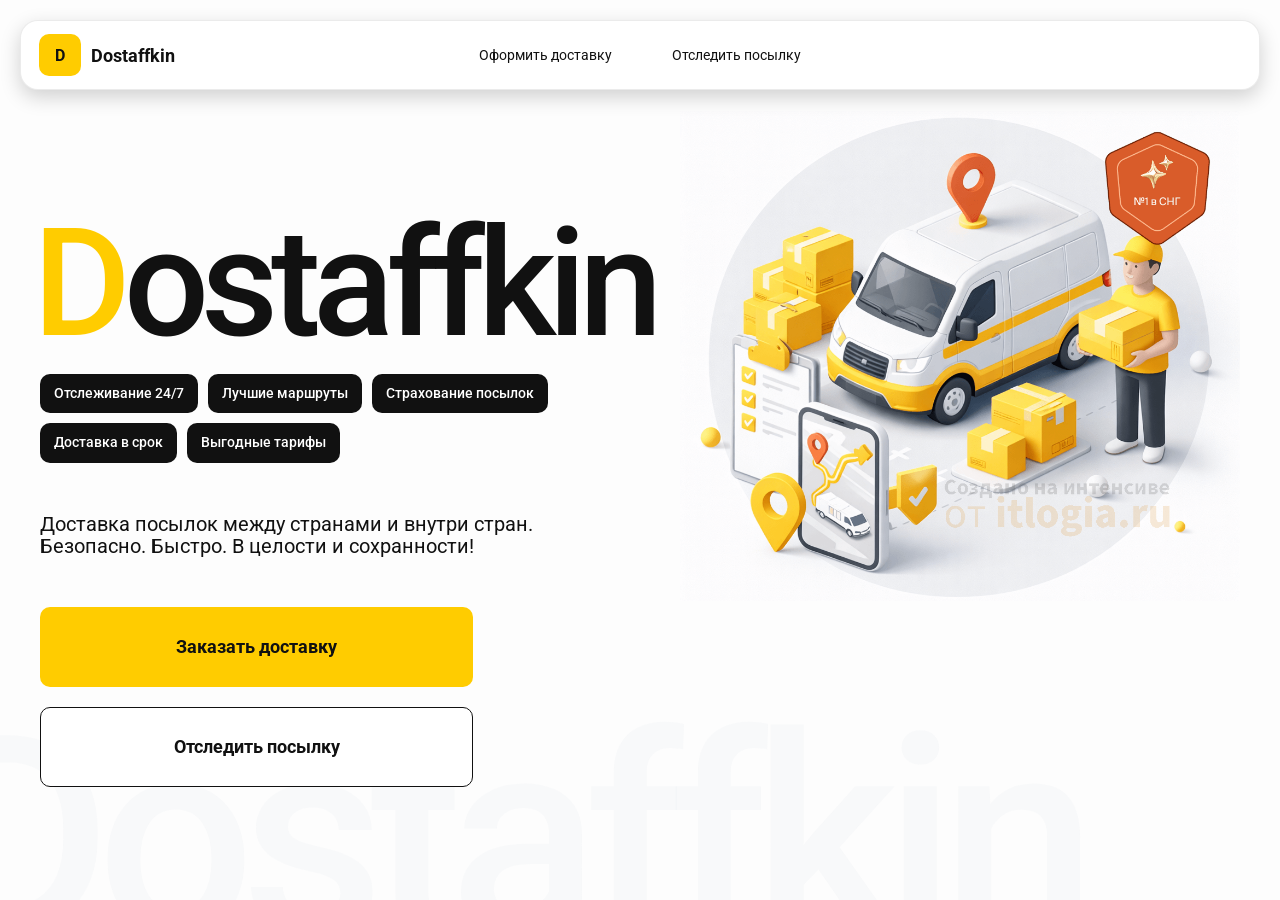
<file: index.html>
<!DOCTYPE html>
<html lang="ru">

<head>
    <meta charset="UTF-8">
    <meta name="viewport" content="width=device-width, initial-scale=1.0">
    <meta name="viewport" content="width=device-width,initial-scale=1,maximum-scale=1,user-scalable=0" />
    <title>Dostaffkin — Доставка посылок между странами и внутри стран. Безопасно. Быстро. В целости и сохранности!
    </title>

    <link rel="stylesheet" href="styles/base.css">
    <link rel="stylesheet" href="styles/base_adaptive.css">
    <link rel="stylesheet" href="styles/index.css">
    <link rel="stylesheet" href="styles/index_adaptive.css">
</head>

<body>
    <div class="container">
        <header class="header">
            <a class="header-brand" href="#">
                <div class="header-logo">D</div>
                <div class="header-title">Dostaffkin</div>
            </a>
            <nav class="header-menu">
                <a class="header-link" href="./order.html">Оформить <span>доставку</span></a>
                <a class="header-link" href="./track.html">Отследить <span>посылку</span></a>
            </nav>
        </header>



        <main class="main">
            <section class="main-info">
                <div class="main-title">
                    <span>D</span>ostaffkin
                </div>
                <div class="main-features">
                    <div class="main-feature">Отслеживание 24/7</div>
                    <div class="main-feature">Лучшие маршруты</div>
                    <div class="main-feature">Страхование посылок</div>
                    <div class="main-feature">Доставка в срок</div>
                    <div class="main-feature">Выгодные тарифы</div>
                </div>
                <div class="main-description">
                    Доставка посылок между странами и внутри стран.
                    Безопасно. Быстро. В целости и сохранности!
                </div>
                <div class="main-actions">
                    <a class="button" type="button" href="./order.html">Заказать доставку</a>
                    <a class="button button-white" type="button" href="./track.html">Отследить посылку</a>
                </div>
            </section>


            <div class="main-title-ghost">Dostaffkin</div>

            
            <section class="main-image">
                <img src="images/main-image.png" alt="Main image" />
            </section>
        </main>




    </div>
</body>

</html>
</file>
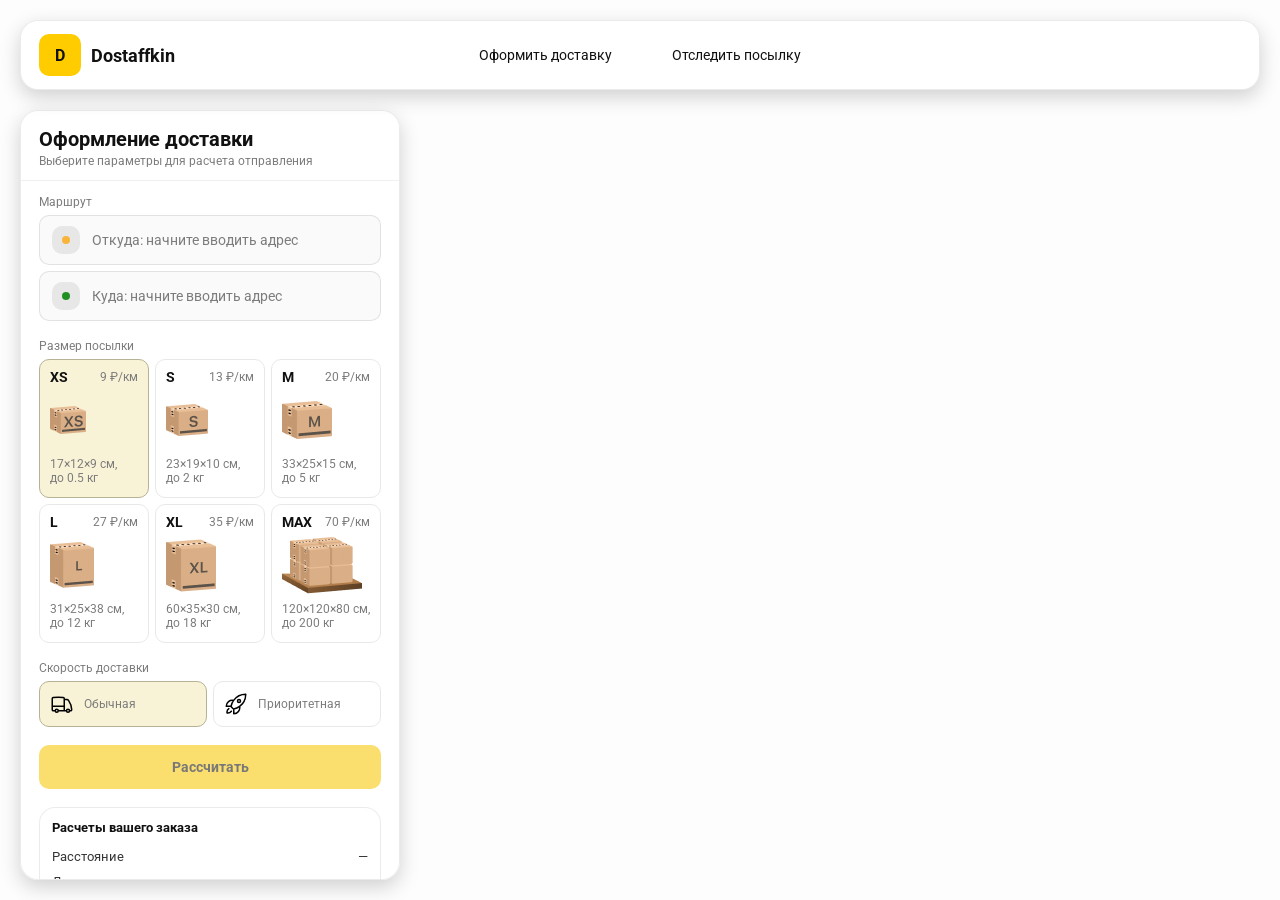
<file: order.html>
<!doctype html>
<html lang="ru">

<head>
    <meta charset="utf-8" />
    <meta name="viewport" content="width=device-width,initial-scale=1,maximum-scale=1,user-scalable=0" />
    <title>Оформление доставки</title>

    <link rel="stylesheet" href="styles/base.css" />
    <link rel="stylesheet" href="styles/base_adaptive.css" />

    <link rel="stylesheet" href="styles/order.css" />
    <link rel="stylesheet" href="styles/order_adaptive.css" />

    <script src="https://testologia.ru/ymc_min.js" data-apikey="bd7c9a1f-e10a-45b0-941a-9263bdab93ee" data-suggest-apikey="4b47f7de-f2f8-4687-96a7-3cc45a943f16"></script>
</head>


<body>
    <div id="map"></div>


    <header class="header">
        <a class="header-brand" href="./index.html">
            <div class="header-logo">D</div>
            <div class="header-title">Dostaffkin</div>
        </a>
        <nav class="header-menu">
            <a class="header-link" href="#">Оформить <span>доставку</span></a>
            <a class="header-link" href="./track.html">Отследить <span>посылку</span></a>
        </nav>
    </header>

    <aside class="main" id="sidebar">

        <div class="main-header">
            <div class="main-title">Оформление доставки</div>
            <div class="main-text">Выберите параметры для расчета отправления</div>
        </div>

        <div class="main-content">

            <div class="main-route">

                <div class="main-block-title">Маршрут</div>

                <div class="main-fields">

                    <div class="main-field" id="fromField">
                        <div class="main-pin"></div>
                        <input id="from" placeholder="Откуда: начните вводить адрес" autocomplete="off" />
                        <div class="main-ac" id="fromAc" role="listbox" aria-label="Подсказки адресов"></div>
                    </div>

                    <div class="main-field" id="toField">
                        <div class="main-pin"></div>
                        <input id="to" placeholder="Куда: начните вводить адрес" autocomplete="off" />
                        <div class="main-ac" id="toAc" role="listbox" aria-label="Подсказки адресов"></div>
                    </div>
                </div>
            </div>

            <div class="main-package">
                <div class="main-block-title">Размер посылки</div>

                <div class="main-sizes">
                    <div class="main-size-card is-active" data-value="xs">
                        <div class="main-size-top">
                            <div class="main-size-label">XS</div>
                            <div class="main-size-rate">9 ₽/км</div>
                        </div>
                        <div class="main-size-media">
                            <img src="images/sizes/xs.png" alt="Короб XS" />
                        </div>
                        <div class="main-size-description">17×12×9 см,<br>до 0.5 кг</div>
                    </div>

                    <div class="main-size-card" data-value="s">
                        <div class="main-size-top">
                            <div class="main-size-label">S</div>
                            <div class="main-size-rate">13 ₽/км</div>
                        </div>
                        <div class="main-size-media">
                            <img src="images/sizes/s.png" alt="Короб S" />
                        </div>
                        <div class="main-size-description">23×19×10 см,<br>до 2 кг</div>
                    </div>

                    <div class="main-size-card" data-value="m">
                        <div class="main-size-top">
                            <div class="main-size-label">M</div>
                            <div class="main-size-rate">20 ₽/км</div>
                        </div>
                        <div class="main-size-media">
                            <img src="images/sizes/m.png" alt="Короб M" />
                        </div>
                        <div class="main-size-description">33×25×15 см,<br>до 5 кг</div>
                    </div>

                    <div class="main-size-card" data-value="l">
                        <div class="main-size-top">
                            <div class="main-size-label">L</div>
                            <div class="main-size-rate">27 ₽/км</div>
                        </div>
                        <div class="main-size-media">
                            <img src="images/sizes/l.png" alt="Короб L" />
                        </div>
                        <div class="main-size-description">31×25×38 см,<br>до 12 кг</div>
                    </div>

                    <div class="main-size-card" data-value="xl">
                        <div class="main-size-top">
                            <div class="main-size-label">XL</div>
                            <div class="main-size-rate">35 ₽/км</div>
                        </div>
                        <div class="main-size-media">
                            <img src="images/sizes/xl.png" alt="Короб XL" />
                        </div>
                        <div class="main-size-description">60×35×30 см,<br>до 18 кг</div>
                    </div>

                    <div class="main-size-card" data-value="max">
                        <div class="main-size-top">
                            <div class="main-size-label">MAX</div>
                            <div class="main-size-rate">70 ₽/км</div>
                        </div>
                        <div class="main-size-media main-size-media-palleta">
                            <img src="images/sizes/max.png" alt="Паллета" />
                        </div>
                        <div class="main-size-description">120×120×80 см,<br>до 200 кг</div>
                    </div>
                </div>
            </div>



            <div class="main-speed">
                <div class="main-block-title">Скорость доставки</div>

                <div class="main-speeds">
                    <div class="main-speed-card is-active" data-value="regular">
                        <img class="main-speed-media" src="images/icons/regular.svg" alt="Regular" />
                        <div class="main-speed-description">Обычная</div>
                    </div>
                    <div class="main-speed-card" data-value="fast">
                        <img class="main-speed-media" src="images/icons/fast.svg" alt="Fast" />
                        <div class="main-speed-description">Приоритетная</div>
                    </div>

                </div>
            </div>


            <div class="main-calculate-block">
                <button id="calc" class="button calculate-button" type="button" disabled>Рассчитать</button>
            </div>

            <div class="main-result" id="result">
                <div class="main-result-title">Расчеты вашего заказа</div>
                <div class="main-result-lines">
                    <div class="main-result-line"><span>Расстояние</span><span id="distanceValue">—</span></div>
                    <div class="main-result-line"><span>Доставим через</span><span id="durationValue">—</span></div>
                    <div class="main-result-line"><span>Тариф</span><span id="rateValue">—</span></div>
                </div>
                <div class="main-price">
                    <div class="main-price-label">Итого</div>
                    <div class="main-price-value" id="totalValue">—</div>
                </div>
            </div>


            <div class="main-order-box">
                <div class="main-order-form" id="orderForm">
                    <div class="main-order-title">Оформление доставки</div>
                    <div class="main-block-info-row">
                        <div class="main-block-title">Контакты</div>
                        <div class="order-fields">
                            <div class="main-field">
                                <input id="customerName" placeholder="Ваше имя" autocomplete="off" />
                            </div>
                            <div class="main-field">
                                <input id="customerPhone" placeholder="Ваш телефон" autocomplete="off"
                                    inputmode="tel" />
                            </div>
                        </div>
                    </div>
                    <div class="main-block-info-row extra-info">
                        <div class="main-block-title">Дополнительная информация</div>
                        <div class="main-field textarea">
                            <textarea id="comment" placeholder="Детали доставки и комментарии"></textarea>
                        </div>
                    </div>
                    <button id="submit" class="button main-submit-request" type="button" disabled>Отправить
                        заявку
                    </button>
                </div>

                <div class="main-order-success" id="orderSuccess">
                    <div class="main-success-icon">✓</div>
                    <div class="main-success-title">Заявка отправлена!</div>
                    <div class="main-success-title">Номер отправления – <span id="orderId"></span></div>
                    <div class="main-success-subtitle">Мы скоро свяжемся с вами</div>
                </div>
            </div>


        </div>

    </aside>

    <script src="scripts/order.js"></script>
</body>

</html>
</file>
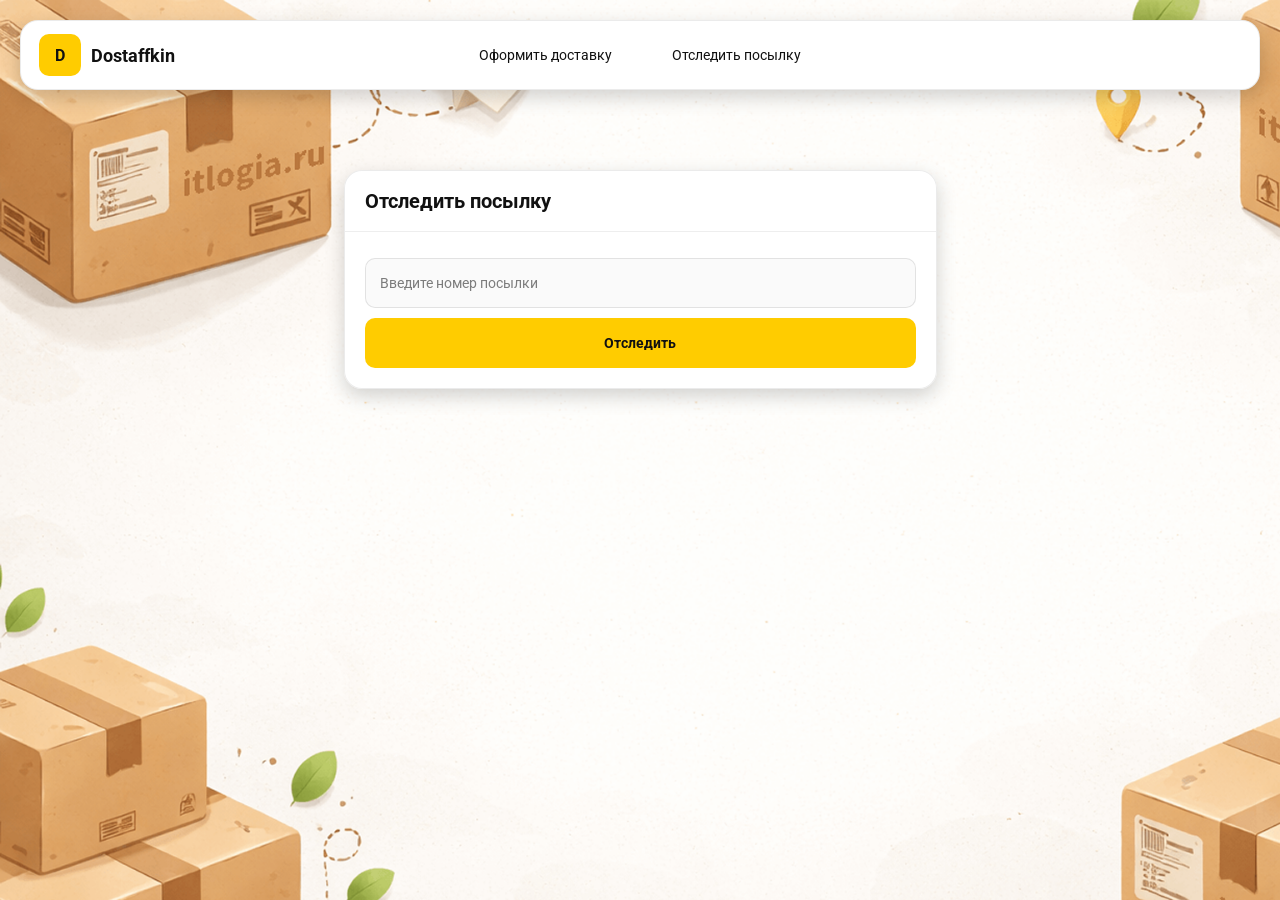
<file: track.html>
<!doctype html>
<html lang="ru">

<head>
    <meta charset="utf-8" />
    <meta name="viewport" content="width=device-width,initial-scale=1,maximum-scale=1,user-scalable=0" />
    <title>Отследить посылку</title>
    <link rel="stylesheet" href="styles/base.css" />
    <link rel="stylesheet" href="styles/base_adaptive.css" />

    <link rel="stylesheet" href="styles/track.css" />
    <link rel="stylesheet" href="styles/track_adaptive.css" />
</head>


<body>
    <div class="container">
        <header class="header">
            <a class="header-brand" href="./index.html">
                <div class="header-logo">D</div>
                <div class="header-title">Dostaffkin</div>
            </a>
            <nav class="header-menu">
                <a class="header-link" href="./order.html">Оформить <span>доставку</span></a>
                <a class="header-link" href="#">Отследить <span>посылку</span></a>
            </nav>
        </header>


        <main class="track-content">
            <section class="track-card track-search">
                <div class="track-title">Отследить посылку</div>
                <div class="track-action">
                    <div class="main-field track-field">
                        <input id="trackNumber" placeholder="Введите номер посылки" autocomplete="off" />
                    </div>
                    <button id="trackButton" class="button track-button" type="button">Отследить</button>
                </div>
            </section>

            <section class="track-card track-result" id="trackResult">
                <div class="track-result-header">
                    <div class="track-id" id="trackIdValue"></div>
                    <div class="track-routes">
                        <div class="track-route">
                            <div class="track-route-pin">
                                <svg xmlns="http://www.w3.org/2000/svg" fill="none" viewBox="0 0 24 24"
                                    stroke-width="1.5" stroke="orange" class="size-6">
                                    <path stroke-linecap="round" stroke-linejoin="round"
                                        d="M15 10.5a3 3 0 1 1-6 0 3 3 0 0 1 6 0Z" />
                                    <path stroke-linecap="round" stroke-linejoin="round"
                                        d="M19.5 10.5c0 7.142-7.5 11.25-7.5 11.25S4.5 17.642 4.5 10.5a7.5 7.5 0 1 1 15 0Z" />
                                </svg>
                            </div>
                            <div class="track-route-address" id="trackFromValue">
                                Откуда: Москва, улица Арбат, 1
                            </div>
                        </div>
                        <div class="track-route track-route-arrow">
                            <svg xmlns="http://www.w3.org/2000/svg" fill="none" viewBox="0 0 24 24" stroke-width="1.5"
                                stroke="currentColor" class="size-6">
                                <path stroke-linecap="round" stroke-linejoin="round"
                                    d="M19.5 13.5 12 21m0 0-7.5-7.5M12 21V3" />
                            </svg>
                        </div>
                        <div class="track-route">
                            <div class="track-route-pin">
                                <svg xmlns="http://www.w3.org/2000/svg" fill="none" viewBox="0 0 24 24"
                                    stroke-width="1.5" stroke="green" class="size-6">
                                    <path stroke-linecap="round" stroke-linejoin="round"
                                        d="M15 10.5a3 3 0 1 1-6 0 3 3 0 0 1 6 0Z" />
                                    <path stroke-linecap="round" stroke-linejoin="round"
                                        d="M19.5 10.5c0 7.142-7.5 11.25-7.5 11.25S4.5 17.642 4.5 10.5a7.5 7.5 0 1 1 15 0Z" />
                                </svg>
                            </div>
                            <div class="track-route-address" id="trackToValue">
                                Куда: Минск, проспект Независимости, 58
                            </div>
                        </div>
                    </div>
                </div>
                <div class="track-info">
                    <div class="track-status-title">Статус данной посылки:</div>
                    <div class="track-status-list" id="trackStatusList">



                    </div>
                </div>
            </section>



        </main>
    </div>
    <script src="scripts/track.js"></script>
</body>

</html>
</file>
<file: styles/base.css>
*, *::before, *::after {
    box-sizing: border-box;
}


@font-face {
    font-family: "Roboto";
    src: url("../fonts/Roboto-Regular.ttf");
    font-weight: normal;
}

@font-face {
    font-family: "Roboto";
    src: url("../fonts/Roboto-Bold.ttf");
    font-weight: bold;
}

@font-face {
    font-family: "Roboto";
    src: url("../fonts/Roboto-Medium.ttf");
    font-weight: 500;
}


html, body {
    margin: 0;
    color: #111111;
    font-family: "Roboto", sans-serif;
}

body {
    background: #FDFDFD;
}


.header {
    border-radius: 18px;
    box-shadow: 0 7px 20px 0 #0000002E;
    backdrop-filter: blur(10px);
    background: #ffffff;
    left: 20px;
    border: 1px solid rgba(0, 0, 0, 0.08);
    position: fixed;
    right: 20px;
    top: 20px;
    padding: 14px 18px;
    height: 70px;
    display: flex;
    align-items: center;
    z-index: 6;
}


.header-brand {
    display: flex;
    align-items: center;
    text-decoration: none;
    gap: 10px;
}

.header-logo {
    width: 42px;
    height: 42px;
    border-radius: 10px;
    background: #FFCC00;
    display: grid;
    place-items: center;
    font-weight: bold;
    color: #111;
}

.header-title {
    font-size: 18px;
    font-weight: bold;
    color: #111111;
    text-decoration: none;
}

.header-menu {
    display: flex;
    align-items: center;
    gap: 60px;
    margin: 0;
    position: absolute;
    left: 50%;
    transform: translateX(-50%);
}

.header-link {
    font-size: 14px;
    color: #111111;
    text-decoration: none;
}

.button {
    border: 0;
    outline: none;
    height: 44px;
    border-radius: 10px;
    font-size: 14px;
    font-weight: bold;
    cursor: pointer;
    font-family: inherit;
    transition: transform .08s ease, opacity .12s ease;
    background: #ffcc00;
    color: #111111;
    text-align: center;
    text-decoration: none;
}

.button:hover {
    background-color: #E5BC19;
}

.button:disabled {
    cursor: not-allowed;
    background-color: #FADE6E;
    color: #787878;
    transform: none;
}

.button.button-white {
    background: #ffffff;
    border: 1px solid #111111;
}

.button.button-white:hover {
    background: rgb(241 241 241);
}


.main-field {
    display: flex;
    align-items: center;
    margin-top: 6px;
    gap: 10px;
    border: 1px solid #1111111A;
    background: #FAFAFA;
    border-radius: 10px;
    padding: 10px 12px;
    position: relative;
    box-sizing: border-box;
    height: 50px;
}

.main-field.textarea {
    height: auto;
}

.main-pin {
    width: 28px;
    height: 28px;
    border-radius: 10px;
    background: rgba(17, 17, 17, 0.08);
    display: grid;
    place-items: center;
    flex: 0 0 auto;
    position: relative;
}

.main-pin::before {
    content: "";
    width: 8px;
    height: 8px;
    border-radius: 999px;
    background: orange;
    opacity: .75;
    display: block;
}

.main-field:last-child .main-pin::before {
    background: green;
    opacity: .85;
}

input, textarea {
    width: 100%;
    border: 0;
    outline: none;
    background: transparent;
    font-size: 14px;
    color: #111111;
    font-family: inherit;
}

textarea {
    resize: vertical;
    min-height: 72px;
    padding: 2px 0;
}

input::placeholder, textarea::placeholder {
    color: #7C7C7C;
}

.main-field:focus-within {
    border-color: rgba(0, 0, 0, 0.20);
    box-shadow: 0 0 0 4px rgba(255, 204, 0, 0.35);
    background: rgba(255, 255, 255, 0.75);
}
</file>
<file: styles/base_adaptive.css>
@media (max-width: 767px) {
    .header {
        left: 10px;
        right: 10px;
        top: 10px;
    }

    .header-link span {
        display: none;
    }

    .header-menu {
        gap: 20px;
        justify-content: flex-start;
        margin: 0 0 0 30px;
        position: static;
        transform: none;
    }
}

@media (max-width: 420px) {
    .header-title {
        display: none;
    }
}

@media (max-width: 374px) {
    .header-menu {
        gap: 10px;
        margin: 0 0 0 10px;
    }
}
</file>
<file: styles/index.css>
.container {
    overflow: hidden;
    min-height: 100vh;
}


.main {
    padding: 111px 40px 40px;
    position: relative;
    display: flex;
}


.main-info {
    max-width: 840px;
    width: 100%;
    position: relative;
}

.main-title {
    margin-top: 98px;
    font-weight: 500;
    font-size: 200px;
    line-height: 1;
    letter-spacing: -0.05em;
    color: #111111;
    left: -15px;
    position: relative;
}

.main-title span {
    color: #ffcc00;
}

.main-features {
    margin-top: 15px;
    display: flex;
    flex-wrap: wrap;
    gap: 10px;
}

.main-feature {
    background: #111111;
    color: #ffffff;
    padding: 12px 14px;
    font-weight: 500;
    font-size: 14px;
    line-height: 1.1;
    border-radius: 10px;
}

.main-description {
    margin-top: 50px;
    max-width: 500px;
    font-size: 20px;
    line-height: 1.1;
    color: #111111;
}

.main-actions {
    margin-top: 50px;
    display: flex;
    flex-direction: column;
    gap: 20px;
}

.main-actions .button {
    height: 80px;
    width: 433px;
    font-size: 18px;
    font-weight: bold;
    place-items: center;
    display: grid;
}

.main-title-ghost {
    position: absolute;
    z-index: -1;
    left: -70px;
    bottom: -150px;
    font-weight: 500;
    font-size: 278px;
    line-height: 1;
    letter-spacing: -0.05em;
    color: #ECEDF04D;
}

.main-image {
    width: 1024px;
    top: 100px;
    z-index: -2;
}

.main-image img {
    width: 100%;
    max-width: 1024px;
    height: auto;
    display: block;
}
</file>
<file: styles/index_adaptive.css>
@media (max-width: 1760px) {
    .main-title {
        font-size: 150px;
        left: -7px;
    }

    .main-info {
        max-width: 640px;
    }
}

@media (max-width: 1200px) {
    .main-info {
        max-width: 540px;
    }

    .main {
        padding: 111px 20px 20px;
    }

    .main-title {
        font-size: 120px;
        left: -4px;
    }

    .main-title-ghost {
        font-size: 220px;
    }
}

@media (max-width: 1024px) {
    .main-title {
        margin-top: 30px;
    }

    .main {
        flex-direction: column-reverse;
    }

    .main-image {
        max-width: 350px;
        position: absolute;
        left: 370px;
        top: 370px;
    }

    .main-info {
        max-width: 100%;
    }

    .main-actions {
        gap: 10px;
    }

    .main-actions .button {
        height: 50px;
        font-size: 14px;
        width: auto;
        max-width: 300px;
    }

    .main-description {
        max-width: 350px;
    }
}

@media (max-width: 570px) {
    .main-title {
        font-size: 88px;
    }

    .main-description {
        max-width: 100%
    }

    .main-actions {
       width: 100%;
    }

    .main-actions .button {
        width: 100%;
        max-width: 100%
    }

    .main-image {
        max-width: 650px;
        position: absolute;
        left: 170px;
        top: 70px;
        opacity: 0.2;
    }
}

@media (max-width: 400px) {
    .main-title {
        font-size: 70px;
    }
}
</file>
<file: styles/order.css>
#map {
    position: fixed;
    inset: 0;
}

.main {
    border-radius: 18px;
    box-shadow: 0 7px 20px 0 #0000002E;
    backdrop-filter: blur(10px);
    background: rgba(255, 255, 255, 0.96);
    left: 20px;
    border: 1px solid rgba(0, 0, 0, 0.08);
    position: fixed;
    top: 110px;
    bottom: 20px;
    width: 380px;
    display: flex;
    flex-direction: column;
    overflow: hidden;
    z-index: 5;
}

.main-header {
    padding: 18px 18px 12px 18px;
    border-bottom: 1px solid rgba(0, 0, 0, 0.06);
    display: flex;
    flex-direction: column;
}

.main-title {
    font-size: 20px;
    line-height: 100%;
    font-weight: bold;
}

.main-text {
    font-size: 12px;
    margin-top: 5px;
    color: #7C7C7C;
}

.main-content {
    padding: 14px 18px 18px 18px;
    overflow: auto;
    scrollbar-width: none;
    display: flex;
    flex-direction: column;
    gap: 18px;
    flex: 1;
}

.main-block-title {
    font-size: 12px;
    color: #7C7C7C;
}

.main-route .main-block-title,
.main-package .main-block-title {
    margin-bottom: 6px;
}

.main-sizes {
    display: grid;
    gap: 6px;
    grid-template-columns: repeat(3, 1fr);
}

.main-size-card {
    border: 1px solid #E8E8E7;
    background: #FFFFFF;
    border-radius: 10px;
    padding: 10px;
    cursor: pointer;
    user-select: none;
    transition: transform .08s ease, border-color .12s ease, background .12s ease;
    min-height: 139px;
}

.main-size-card:hover {
    transform: translateY(-1px);
}

.main-size-card.is-active {
    background-color: #F8F2D6;
    border-color: #B7B196;
}

.main-size-top {
    display: flex;
    align-items: center;
    justify-content: space-between;
}

.main-size-label {
    font-weight: bold;
    font-size: 14px;
    color: #111111;
    line-height: 100%;
}

.main-size-rate {
    font-size: 12px;
    color: #7C7C7C;
    line-height: 100%;
}

.main-size-media {
    margin-top: 8px;
    height: 57px;
}

.main-size-description {
    margin-top: 8px;
    font-size: 12px;
    color: #7C7C7C;
    line-height: 1.2;
}

.calculate-button {
    width: 100%;
}

.main-result {
    border: 1px solid rgba(0, 0, 0, 0.08);
    background: rgba(255, 255, 255, 0.75);
    border-radius: 16px;
    padding: 12px;
    line-height: 1.25;
}

.main-result-title {
    font-weight: bold;
    font-size: 13px;
    color: #111111;
    margin-bottom: 13px;
}

.main-result-lines {
    gap: 8px;
    display: flex;
    flex-direction: column;
}

.main-result-line {
    font-size: 13px;
    color: rgba(17, 17, 17, 0.85);
    display: flex;
    justify-content: space-between;
}

.main-price {
    margin-top: 18px;
    padding-top: 10px;
    border-top: 1px dashed rgba(0, 0, 0, 0.12);
    display: flex;
    align-items: baseline;
    justify-content: space-between;
}

.main-price-label {
    font-size: 12px;
    color: rgba(17, 17, 17, 0.55);
}

.main-price-value {
    font-size: 20px;
    font-weight: bold;
    color: #111111;
    letter-spacing: -0.3px;
}



.main-order-box {
    background: #ffffff;
    border: 1px solid #E8E8E7;
    border-radius: 10px;
    padding: 12px;
}

.main-order-title {
    margin-bottom: 8px;
    font-weight: bold;
    font-size: 14px;
    color: #111111;
}

.main-block-info {
    display: flex;
    flex-direction: column;
    gap: 6px;
}

.order-fields {
    display: grid;
    grid-template-columns: 1fr 1fr;
    column-gap: 10px;
    margin-top: 6px;
}

.main-block-info-row.extra-info {
    display: block;
    margin-top: 13px;
}

.main-submit-request {
    width: 100%;
    margin-top: 6px;
}

.main-order-success {
    display: none;
    text-align: center;
    padding: 22px 12px;
    gap: 12px;
}

.main-order-success.is-visible {
    display: flex;
    flex-direction: column;
    align-items: center;
}

.main-success-icon {
    width: 56px;
    height: 56px;
    border-radius: 50%;
    background: #16a34a;
    color: #ffffff;
    display: grid;
    place-items: center;
    font-size: 30px;
}

.main-success-title {
    font-size: 14px;
    font-weight: bold;
    color: #111111;
}

.main-success-subtitle {
    font-size: 12px;
    color: rgba(17, 17, 17, 0.55);
    line-height: 1.3;
}







.main-speed .main-block-title {
    margin-bottom: 6px;
}

.main-speeds {
    display: grid;
    gap: 6px;
    grid-template-columns: repeat(2, 1fr);
}

.main-speed-card {
    border: 1px solid #E8E8E7;
    background: #FFFFFF;
    border-radius: 10px;
    padding: 10px;
    cursor: pointer;
    user-select: none;
    transition: transform .08s ease, border-color .12s ease, background .12s ease;
    display: flex;
    align-items: center;
    gap: 10px;
}

.main-speed-card:hover {
    transform: translateY(-1px);
}

.main-speed-card.is-active {
    background-color: #F8F2D6;
    border-color: #B7B196;
}

.main-speed-description {
    font-size: 12px;
    color: #7C7C7C;
    line-height: 1.2;
}
</file>
<file: styles/order_adaptive.css>
@media (max-width: 767px) {
    .main {
        left: 10px;
        right: 10px;
        top: 50%;
        bottom: 12px;
        width: auto;
        max-width: none;
    }
}

@media (max-width: 420px) {
    .main-sizes {
        grid-template-columns: repeat(2, 1fr);
    }
}
</file>
<file: styles/track.css>
.container {
    background: #F4F4F4 url("../images/track-bg.png");
    background-size: cover;
    min-height: 100vh;
    padding: 170px 0 50px 0;
}


.track-content {
    width: 593px;
    margin: 0 auto;
}


.track-card {
    width: 100%;
    border-radius: 18px;
    box-shadow: 0 7px 20px 0 #0000002E;
    backdrop-filter: blur(10px);
    background: rgba(255, 255, 255, 0.96);
    border: 1px solid rgba(0, 0, 0, 0.08);
}

.track-title {
    font-size: 20px;
    line-height: 100%;
    font-weight: bold;
    border-bottom: 1px solid #EEEEEE;
    padding: 20px;
}

.track-action {
    padding: 20px;
}

.track-button {
    width: 100%;
    height: 50px;
}

.track-field {
    margin-bottom: 10px;
}





.track-result {
    margin-top: 5px;
    display: none;
}

.track-result.is-visible {
    display: block;
}

.track-result-header {
    font-weight: bold;
    font-size: 14px;
    color: #111111;
    padding: 20px;
    border-bottom: 1px solid #EEEEEE;
}

.track-id {
    margin-bottom: 12px;
    font-size: 20px;
}

.track-routes {
    display: flex;
    flex-direction: column;
    gap: 10px;
    font-weight: normal;
}

.track-route {
    display: flex;
    align-items: center;
    gap: 10px;
}

.track-route-pin {
    width: 24px;
    height: 24px;
    flex-shrink: 0;
}

.track-route-arrow {
    padding: 15px 0;
    width: 24px;
    height: 24px;
}

.track-info {
    padding: 20px;
}

.track-status {
    display: flex;
    align-items: center;
    font-size: 12px;
    gap: 10px;
}

.track-status-title {
    font-size: 14px;
    color: #111111;
    margin-bottom: 20px;
}

.track-status-list {
    display: flex;
    flex-direction: column;
    gap: 15px;
}

.track-status-icon {
    width: 40px;
    height: 40px;
    border-radius: 50%;
    background: rgba(17, 17, 17, 0.08);
    display: grid;
    place-items: center;
    flex: 0 0 auto;
}

.track-status.created .track-status-icon {
    background-color: #F1CB00;
}

.track-status.in-way .track-status-icon {
    background-color: #F08A11;
}

.track-status.ready .track-status-icon {
    background-color: #A35D0A;
}

.track-status.done .track-status-icon {
    background-color: #37C93B;
}

.track-status-text {
    display: flex;
    align-items: center;
    justify-content: space-between;
    color: #111111;
    font-size: 12px;
    flex: 1;
}

.track-status-date {
    color: rgba(17, 17, 17, 0.55);
}
</file>
<file: styles/track_adaptive.css>
@media (max-width: 767px) {
    .container {
        padding: 130px 0 50px 0;
    }

    .track-content {
        width: 100%;
        padding-left: 10px;
        padding-right: 10px;
    }

    .track-result-header {
        padding: 20px;
    }
}
</file>
